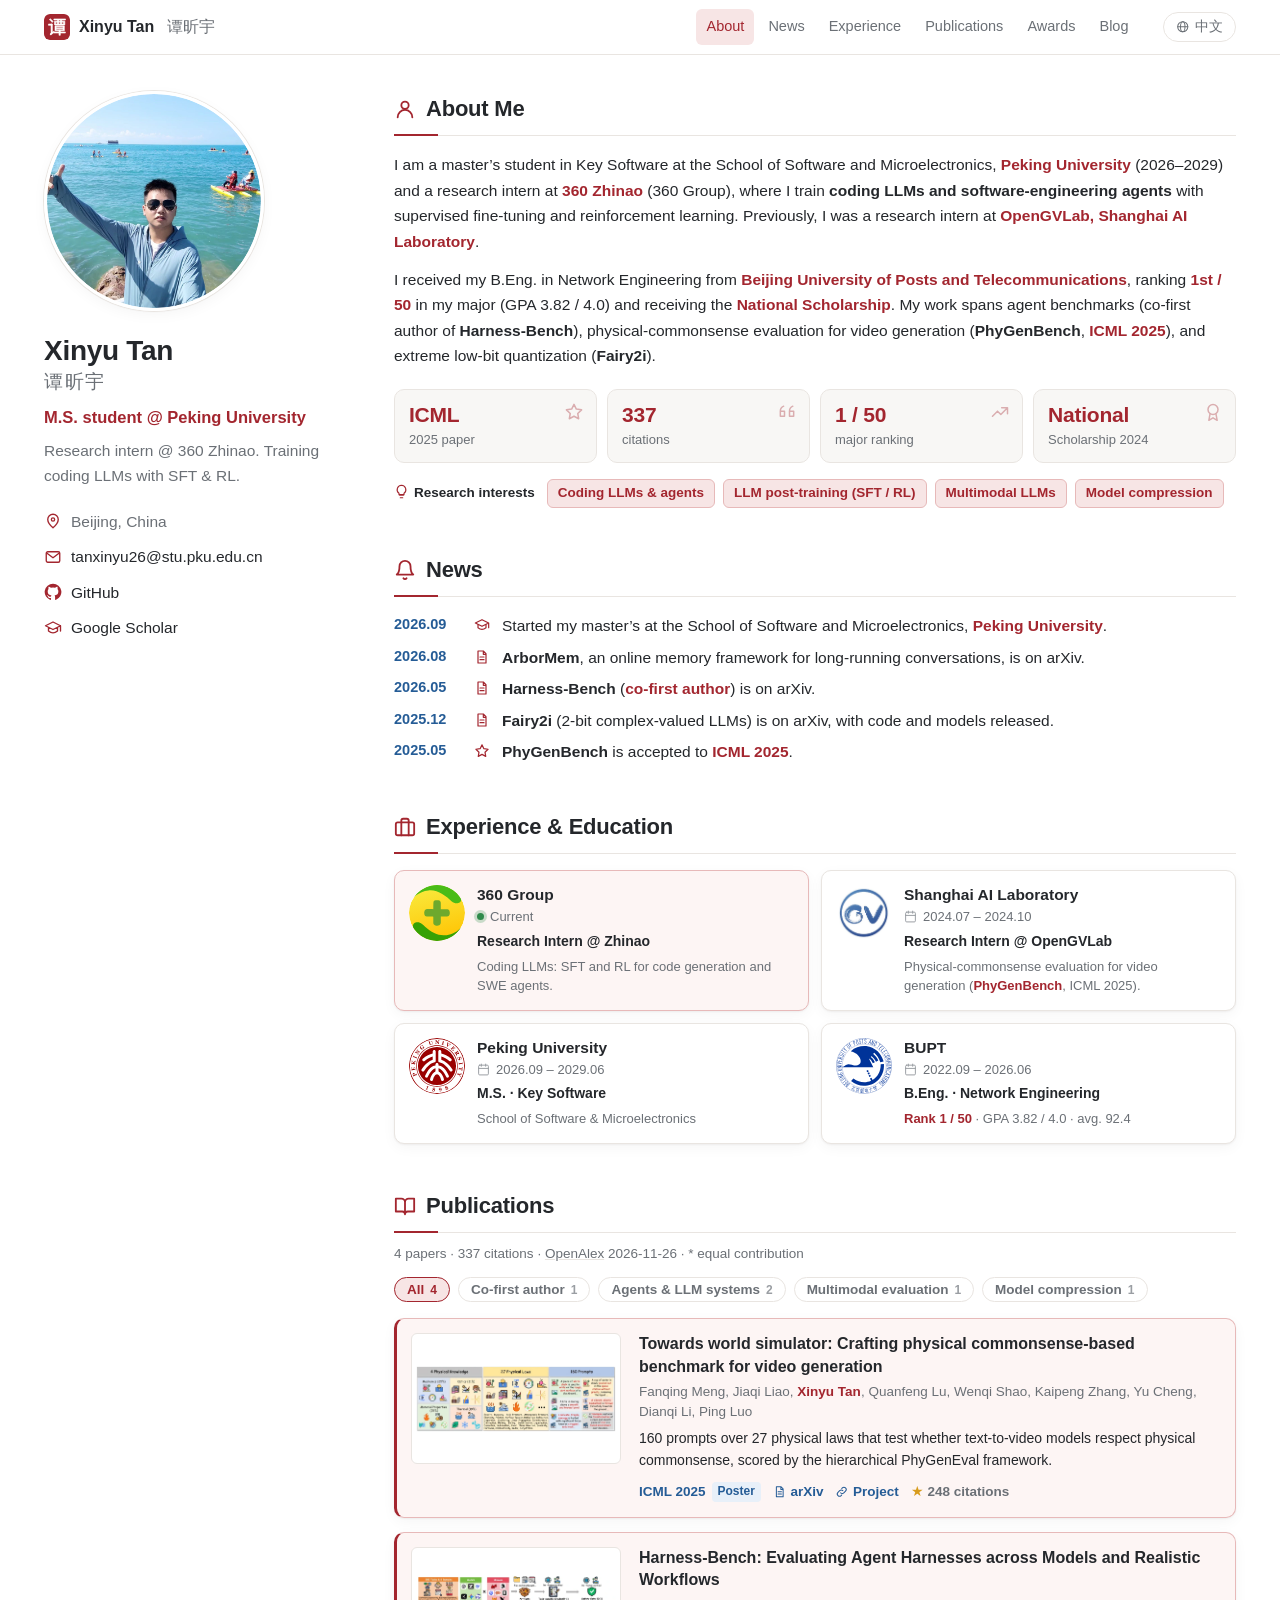
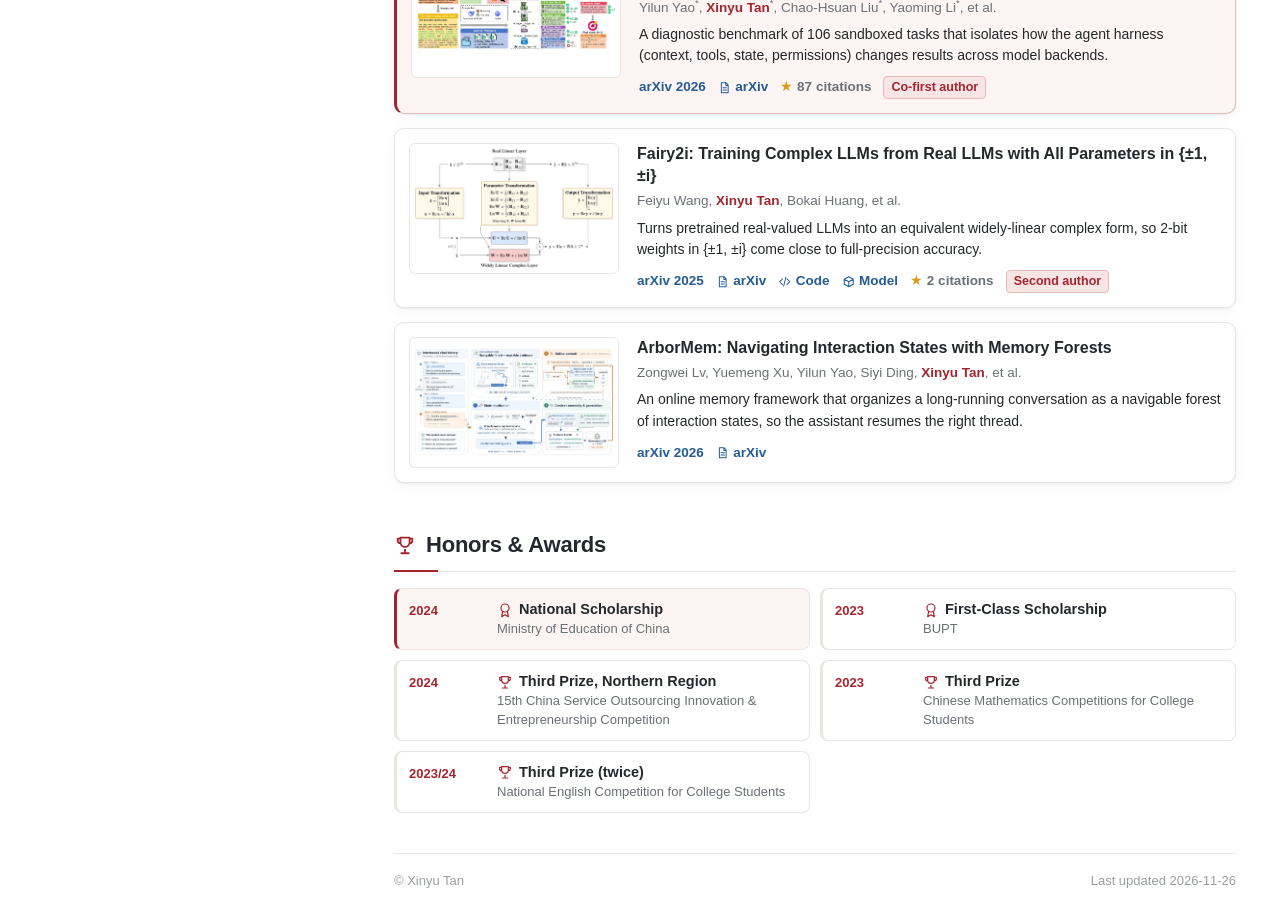
<file: index.html>
<!doctype html>
<html lang="en">
<head>
  <meta charset="utf-8">
  <meta name="viewport" content="width=device-width, initial-scale=1">
  <meta name="theme-color" content="#ffffff" media="(prefers-color-scheme: light)">
  <meta name="theme-color" content="#16181c" media="(prefers-color-scheme: dark)">
  <meta name="description" content="Xinyu Tan (谭昕宇), master's student at Peking University and research intern at 360. Coding LLMs, AI agents, multimodal evaluation and model compression.">
  <title>Xinyu Tan · 谭昕宇</title>
  <link rel="icon" href="assets/favicon-32.png" type="image/png" sizes="32x32">
  <link rel="icon" href="assets/favicon.svg" type="image/svg+xml">
  <link rel="apple-touch-icon" href="assets/apple-touch-icon.png">
  <link rel="stylesheet" href="assets/style.css?v=5b36a86383">
  <script defer src="assets/site.js?v=1d5ba98962"></script>
</head>
<body>
  <a class="skip-link" href="#about"><span class="en">Skip to content</span><span class="zh">跳到正文</span></a>

  <header class="topbar">
    <div class="topbar-inner">
      <a class="brand" href="#about"><img class="brand-mark" src="assets/favicon.svg" alt="" width="26" height="26">Xinyu Tan <span class="brand-zh">谭昕宇</span></a>
      <nav aria-label="Main navigation">
        <a href="#about"><span class="en">About</span><span class="zh">关于</span></a>
        <a href="#news"><span class="en">News</span><span class="zh">动态</span></a>
        <a href="#experience"><span class="en">Experience</span><span class="zh">经历</span></a>
        <a href="#publications"><span class="en">Publications</span><span class="zh">论文</span></a>
        <a href="#awards"><span class="en">Awards</span><span class="zh">荣誉</span></a>
        <!-- blog-nav:start -->
<a href="blog/index.html"><span class="en">Blog</span><span class="zh">博客</span></a>
<!-- blog-nav:end -->
      </nav>
      <button class="locale" id="language" type="button" aria-label="切换到中文"><svg aria-hidden="true"><use href="#globe"/></svg><span class="en">中文</span><span class="zh">EN</span></button>
    </div>
  </header>

  <div class="layout">
    <aside class="profile" aria-label="Profile">
      <img class="avatar" src="assets/xinyu-tan.webp" width="760" height="759" alt="Xinyu Tan by the sea" data-alt-zh="谭昕宇在海边的照片">
      <div class="profile-text">
        <h1>Xinyu Tan <span class="han">谭昕宇</span></h1>
        <p class="affil"><span class="en">M.S. student @ Peking University</span><span class="zh">北京大学 · 硕士研究生</span></p>
        <p class="tagline"><span class="en">Research intern @ 360 Zhinao. Training coding LLMs with SFT &amp; RL.</span><span class="zh">360 智脑研究实习生，用 SFT 与 RL 训练代码大模型。</span></p>
        <ul class="profile-links">
          <li class="muted"><svg aria-hidden="true"><use href="#pin"/></svg><span class="en">Beijing, China</span><span class="zh">中国 · 北京</span></li>
          <li><a href="mailto:tanxinyu26@stu.pku.edu.cn"><svg aria-hidden="true"><use href="#mail"/></svg>tanxinyu26@stu.pku.edu.cn</a></li>
          <li><a href="https://github.com/12345txy"><svg aria-hidden="true"><use href="#github"/></svg>GitHub</a></li>
          <li><a href="https://scholar.google.com/citations?user=gGm2-SwAAAAJ&amp;hl=en"><svg aria-hidden="true"><use href="#cap"/></svg>Google Scholar</a></li>
        </ul>
      </div>
    </aside>

    <main>
      <section id="about" aria-labelledby="about-title">
        <h2 id="about-title"><svg class="hicon" aria-hidden="true"><use href="#i-user"/></svg><span class="en">About Me</span><span class="zh">关于我</span></h2>
        <div class="en prose">
          <p>I am a master’s student in Key Software at the School of Software and Microelectronics, <a class="hl" href="https://www.pku.edu.cn/">Peking University</a> (2026–2029) and a research intern at <span class="hl">360 Zhinao</span> (360 Group), where I train <strong>coding LLMs and software-engineering agents</strong> with supervised fine-tuning and reinforcement learning. Previously, I was a research intern at <span class="hl">OpenGVLab, Shanghai AI Laboratory</span>.</p>
          <p>I received my B.Eng. in Network Engineering from <span class="hl">Beijing University of Posts and Telecommunications</span>, ranking <span class="hl">1st / 50</span> in my major (GPA 3.82 / 4.0) and receiving the <span class="hl">National Scholarship</span>. My work spans agent benchmarks (co-first author of <strong>Harness-Bench</strong>), physical-commonsense evaluation for video generation (<strong>PhyGenBench</strong>, <span class="hl">ICML 2025</span>), and extreme low-bit quantization (<strong>Fairy2i</strong>).</p>
        </div>
        <div class="zh prose">
          <p>我是<a class="hl" href="https://www.pku.edu.cn/">北京大学</a>软件与微电子学院关键软件专业硕士研究生（2026–2029），目前在 <span class="hl">360 集团智脑部门</span>做研究实习，用监督微调（SFT）与强化学习（RL）训练<strong>代码大模型与软件工程智能体</strong>。此前在<span class="hl">上海人工智能实验室 OpenGVLab</span> 做研究实习。</p>
          <p>本科毕业于<span class="hl">北京邮电大学</span>网络工程专业，专业排名 <span class="hl">1 / 50</span>（绩点 3.82 / 4.0），获<span class="hl">国家奖学金</span>。研究工作包括智能体评测（<strong>Harness-Bench</strong>，共同一作）、文生视频物理常识评测（<strong>PhyGenBench</strong>，<span class="hl">ICML 2025</span>）以及极低比特量化（<strong>Fairy2i</strong>）。</p>
        </div>

        <ul class="stats" aria-label="Highlights">
          <li><svg class="sicon" aria-hidden="true"><use href="#i-star"/></svg><b>ICML</b><span class="en">2025 paper</span><span class="zh">2025 论文</span></li>
          <li><svg class="sicon" aria-hidden="true"><use href="#i-quote"/></svg><!-- citation-stat:start -->
<b>337</b><span class="en">citations</span><span class="zh">总被引</span>
<!-- citation-stat:end --></li>
          <li><svg class="sicon" aria-hidden="true"><use href="#i-trend"/></svg><b>1 / 50</b><span class="en">major ranking</span><span class="zh">专业排名</span></li>
          <li><svg class="sicon" aria-hidden="true"><use href="#i-medal"/></svg><b><span class="en">National</span><span class="zh">国家</span></b><span class="en">Scholarship 2024</span><span class="zh">奖学金 2024</span></li>
        </ul>

        <p class="interests"><span class="label"><svg class="licon" aria-hidden="true"><use href="#i-bulb"/></svg><span class="en">Research interests</span><span class="zh">研究方向</span></span>
          <span class="tag"><span class="en">Coding LLMs &amp; agents</span><span class="zh">代码大模型与智能体</span></span>
          <span class="tag"><span class="en">LLM post-training (SFT / RL)</span><span class="zh">大模型后训练（SFT / RL）</span></span>
          <span class="tag"><span class="en">Multimodal LLMs</span><span class="zh">多模态大模型</span></span>
          <span class="tag"><span class="en">Model compression</span><span class="zh">模型压缩</span></span>
        </p>
      </section>

      <section id="news" aria-labelledby="news-title">
        <h2 id="news-title"><svg class="hicon" aria-hidden="true"><use href="#i-bell"/></svg><span class="en">News</span><span class="zh">动态</span></h2>
        <ul class="news">
          <li><time>2026.09</time><svg class="nicon" aria-hidden="true"><use href="#i-cap"/></svg><span class="en">Started my master’s at the School of Software and Microelectronics, <span class="hl">Peking University</span>.</span><span class="zh">进入<span class="hl">北京大学</span>软件与微电子学院攻读硕士学位。</span></li>
          <li><time>2026.08</time><svg class="nicon" aria-hidden="true"><use href="#i-paper"/></svg><span class="en"><strong>ArborMem</strong>, an online memory framework for long-running conversations, is on arXiv.</span><span class="zh"><strong>ArborMem</strong>（面向长期对话的在线记忆框架）发布于 arXiv。</span></li>
          <li><time>2026.05</time><svg class="nicon" aria-hidden="true"><use href="#i-paper"/></svg><span class="en"><strong>Harness-Bench</strong> (<span class="hl">co-first author</span>) is on arXiv.</span><span class="zh"><strong>Harness-Bench</strong>（<span class="hl">共同一作</span>）发布于 arXiv。</span></li>
          <li><time>2025.12</time><svg class="nicon" aria-hidden="true"><use href="#i-paper"/></svg><span class="en"><strong>Fairy2i</strong> (2-bit complex-valued LLMs) is on arXiv, with code and models released.</span><span class="zh"><strong>Fairy2i</strong>（2-bit 复数大模型）发布于 arXiv，代码与模型已开源。</span></li>
          <li><time>2025.05</time><svg class="nicon" aria-hidden="true"><use href="#i-star"/></svg><span class="en"><strong>PhyGenBench</strong> is accepted to <span class="hl">ICML 2025</span>.</span><span class="zh"><strong>PhyGenBench</strong> 被 <span class="hl">ICML 2025</span> 接收。</span></li>
        </ul>
      </section>

      <section id="experience" aria-labelledby="exp-title">
        <h2 id="exp-title"><svg class="hicon" aria-hidden="true"><use href="#i-briefcase"/></svg><span class="en">Experience &amp; Education</span><span class="zh">实习与教育</span></h2>
        <div class="exp-grid">
          <article class="exp current">
            <img class="logo" src="assets/logos/360.svg" alt="" width="56" height="56">
            <div>
              <h3><span class="en">360 Group</span><span class="zh">360 集团</span></h3>
              <p class="when"><span class="live" aria-hidden="true"></span><span class="en">Current</span><span class="zh">至今</span></p>
              <p class="what"><span class="en">Research Intern @ Zhinao</span><span class="zh">研究实习生 · 智脑部门</span></p>
              <p class="note"><span class="en">Coding LLMs: SFT and RL for code generation and SWE agents.</span><span class="zh">代码大模型：面向代码生成与软件工程智能体的 SFT / RL。</span></p>
            </div>
          </article>
          <article class="exp">
            <img class="logo" src="assets/logos/opengvlab.jpg" alt="" width="56" height="56">
            <div>
              <h3><span class="en">Shanghai AI Laboratory</span><span class="zh">上海人工智能实验室</span></h3>
              <p class="when"><svg class="dicon" aria-hidden="true"><use href="#i-calendar"/></svg>2024.07 – 2024.10</p>
              <p class="what"><span class="en">Research Intern @ OpenGVLab</span><span class="zh">研究实习生 · OpenGVLab</span></p>
              <p class="note"><span class="en">Physical-commonsense evaluation for video generation (<span class="hl">PhyGenBench</span>, ICML 2025).</span><span class="zh">文生视频物理常识评测（<span class="hl">PhyGenBench</span>，ICML 2025）。</span></p>
            </div>
          </article>
          <article class="exp">
            <img class="logo" src="assets/logos/pku.svg" alt="" width="56" height="56">
            <div>
              <h3><span class="en">Peking University</span><span class="zh">北京大学</span></h3>
              <p class="when"><svg class="dicon" aria-hidden="true"><use href="#i-calendar"/></svg>2026.09 – 2029.06</p>
              <p class="what"><span class="en">M.S. · Key Software</span><span class="zh">硕士 · 关键软件</span></p>
              <p class="note"><span class="en">School of Software &amp; Microelectronics</span><span class="zh">软件与微电子学院</span></p>
            </div>
          </article>
          <article class="exp">
            <img class="logo" src="assets/logos/bupt.svg" alt="" width="56" height="56">
            <div>
              <h3><span class="en">BUPT</span><span class="zh">北京邮电大学</span></h3>
              <p class="when"><svg class="dicon" aria-hidden="true"><use href="#i-calendar"/></svg>2022.09 – 2026.06</p>
              <p class="what"><span class="en">B.Eng. · Network Engineering</span><span class="zh">本科 · 网络工程</span></p>
              <p class="note"><span class="en"><span class="hl">Rank 1 / 50</span> · GPA 3.82 / 4.0 · avg. 92.4</span><span class="zh"><span class="hl">排名 1 / 50</span> · 绩点 3.82 / 4.0 · 均分 92.4</span></p>
            </div>
          </article>
        </div>
      </section>

      <section id="publications" aria-labelledby="pub-title">
        <h2 id="pub-title"><svg class="hicon" aria-hidden="true"><use href="#i-book"/></svg><span class="en">Publications</span><span class="zh">论文</span></h2>
        <!-- citation-summary:start -->
<p class="source-note"><span class="en">4 papers</span><span class="zh">4 篇论文</span> · <span class="en">337 citations</span><span class="zh">总被引 337 次</span> · <a href="https://openalex.org/">OpenAlex</a> 2026-11-26 · <span class="en">* equal contribution</span><span class="zh">* 共同一作</span></p>
<!-- citation-summary:end -->
        <div class="filters" role="group" aria-label="Filter publications">
          <!-- filters:start -->
<button type="button" data-filter="all" aria-pressed="true"><span class="en">All</span><span class="zh">全部</span><span class="count">4</span></button>
<button type="button" data-filter="cofirst" aria-pressed="false"><span class="en">Co-first author</span><span class="zh">共同一作</span><span class="count">1</span></button>
<button type="button" data-filter="agents" aria-pressed="false"><span class="en">Agents &amp; LLM systems</span><span class="zh">智能体与 LLM 系统</span><span class="count">2</span></button>
<button type="button" data-filter="multimodal" aria-pressed="false"><span class="en">Multimodal evaluation</span><span class="zh">多模态评测</span><span class="count">1</span></button>
<button type="button" data-filter="compression" aria-pressed="false"><span class="en">Model compression</span><span class="zh">模型压缩</span><span class="count">1</span></button>
<!-- filters:end -->
        </div>
        <div class="paper-list" id="paper-list">
          <!-- publications:start -->
<article class="paper featured" data-tags="multimodal">
  <a class="thumb" href="https://arxiv.org/abs/2410.05363" aria-label="Towards world simulator: Crafting physical commonsense-based benchmark for video generation"><img src="assets/phygenbench.webp" loading="lazy" alt=""></a>
  <div class="paper-body">
    <h3><a href="https://arxiv.org/abs/2410.05363">Towards world simulator: Crafting physical commonsense-based benchmark for video generation</a></h3>
    <p class="authors">Fanqing Meng, Jiaqi Liao, <b class="me">Xinyu Tan</b>, Quanfeng Lu, Wenqi Shao, Kaipeng Zhang, Yu Cheng, Dianqi Li, Ping Luo</p>
    <p class="summary"><span class="en">160 prompts over 27 physical laws that test whether text-to-video models respect physical commonsense, scored by the hierarchical PhyGenEval framework.</span><span class="zh">覆盖 4 大领域、27 条物理定律的 160 条提示词，评测文生视频模型是否符合物理常识，并配套三级层次化评估框架 PhyGenEval。</span></p>
    <p class="paper-foot"><span class="venue">ICML 2025</span><span class="venue-note"><span class="en">Poster</span><span class="zh">Poster</span></span><a class="pl" href="https://arxiv.org/abs/2410.05363"><svg aria-hidden="true"><use href="#paper"/></svg>arXiv</a><a class="pl" href="https://phygenbench123.github.io/"><svg aria-hidden="true"><use href="#link"/></svg>Project</a><a class="cites" href="https://openalex.org/W4403346161" title="OpenAlex · 2026-11-26"><span class="en">248 citations</span><span class="zh">被引 248</span></a></p>
  </div>
</article>
<article class="paper featured" data-tags="agents cofirst">
  <a class="thumb" href="https://arxiv.org/abs/2605.27922" aria-label="Harness-Bench: Evaluating Agent Harnesses across Models and Realistic Workflows"><img src="assets/harness-bench.webp" loading="lazy" alt=""></a>
  <div class="paper-body">
    <h3><a href="https://arxiv.org/abs/2605.27922">Harness-Bench: Evaluating Agent Harnesses across Models and Realistic Workflows</a></h3>
    <p class="authors">Yilun Yao<sup>*</sup>, <b class="me">Xinyu Tan</b><sup>*</sup>, Chao-Hsuan Liu<sup>*</sup>, Yaoming Li<sup>*</sup>, et al.</p>
    <p class="summary"><span class="en">A diagnostic benchmark of 106 sandboxed tasks that isolates how the agent harness (context, tools, state, permissions) changes results across model backends.</span><span class="zh">包含 106 个沙箱离线任务的诊断型基准，在多种模型后端下单独衡量智能体 harness（上下文、工具、状态、权限）对结果的影响。</span></p>
    <p class="paper-foot"><span class="venue">arXiv 2026</span><a class="pl" href="https://arxiv.org/abs/2605.27922"><svg aria-hidden="true"><use href="#paper"/></svg>arXiv</a><a class="cites" href="https://openalex.org/W7162690279" title="OpenAlex · 2026-11-26"><span class="en">87 citations</span><span class="zh">被引 87</span></a><span class="role"><span class="en">Co-first author</span><span class="zh">共同一作</span></span></p>
  </div>
</article>
<article class="paper" data-tags="compression">
  <a class="thumb" href="https://arxiv.org/abs/2512.02901" aria-label="Fairy2i: Training Complex LLMs from Real LLMs with All Parameters in {±1, ±i}"><img src="assets/fairy2i.webp" loading="lazy" alt=""></a>
  <div class="paper-body">
    <h3><a href="https://arxiv.org/abs/2512.02901">Fairy2i: Training Complex LLMs from Real LLMs with All Parameters in {±1, ±i}</a></h3>
    <p class="authors">Feiyu Wang, <b class="me">Xinyu Tan</b>, Bokai Huang, et al.</p>
    <p class="summary"><span class="en">Turns pretrained real-valued LLMs into an equivalent widely-linear complex form, so 2-bit weights in {±1, ±i} come close to full-precision accuracy.</span><span class="zh">把预训练实数 LLM 无损转换为广义线性复数形式，配合相位感知量化与残差递归量化，使 {±1, ±i} 的 2-bit 模型逼近全精度效果。</span></p>
    <p class="paper-foot"><span class="venue">arXiv 2025</span><a class="pl" href="https://arxiv.org/abs/2512.02901"><svg aria-hidden="true"><use href="#paper"/></svg>arXiv</a><a class="pl" href="https://github.com/PKULab1806/Fairy2i-W2"><svg aria-hidden="true"><use href="#code"/></svg>Code</a><a class="pl" href="https://huggingface.co/PKU-DS-LAB/Fairy2i-W2"><svg aria-hidden="true"><use href="#cube"/></svg>Model</a><a class="cites" href="https://openalex.org/W4417010769" title="OpenAlex · 2026-11-26"><span class="en">2 citations</span><span class="zh">被引 2</span></a><span class="role"><span class="en">Second author</span><span class="zh">第二作者</span></span></p>
  </div>
</article>
<article class="paper" data-tags="agents">
  <a class="thumb" href="https://arxiv.org/abs/2608.17534" aria-label="ArborMem: Navigating Interaction States with Memory Forests"><img src="assets/arbormem.webp" loading="lazy" alt=""></a>
  <div class="paper-body">
    <h3><a href="https://arxiv.org/abs/2608.17534">ArborMem: Navigating Interaction States with Memory Forests</a></h3>
    <p class="authors">Zongwei Lv, Yuemeng Xu, Yilun Yao, Siyi Ding, <b class="me">Xinyu Tan</b>, et al.</p>
    <p class="summary"><span class="en">An online memory framework that organizes a long-running conversation as a navigable forest of interaction states, so the assistant resumes the right thread.</span><span class="zh">在线记忆框架，把长期对话组织成可导航的“交互状态森林”，让助手准确接续被打断的任务线程。</span></p>
    <p class="paper-foot"><span class="venue">arXiv 2026</span><a class="pl" href="https://arxiv.org/abs/2608.17534"><svg aria-hidden="true"><use href="#paper"/></svg>arXiv</a></p>
  </div>
</article>
<!-- publications:end -->
        </div>
      </section>

      <section id="awards" aria-labelledby="awards-title">
        <h2 id="awards-title"><svg class="hicon" aria-hidden="true"><use href="#i-trophy"/></svg><span class="en">Honors &amp; Awards</span><span class="zh">荣誉奖项</span></h2>
        <ul class="awards">
          <li class="top"><time>2024</time><div><b><svg class="aicon" aria-hidden="true"><use href="#i-medal"/></svg><span class="en">National Scholarship</span><span class="zh">国家奖学金</span></b><span class="en">Ministry of Education of China</span><span class="zh">中华人民共和国教育部</span></div></li>
          <li><time>2023</time><div><b><svg class="aicon" aria-hidden="true"><use href="#i-medal"/></svg><span class="en">First-Class Scholarship</span><span class="zh">一等奖学金</span></b><span class="en">BUPT</span><span class="zh">北京邮电大学</span></div></li>
          <li><time>2024</time><div><b><svg class="aicon" aria-hidden="true"><use href="#i-trophy"/></svg><span class="en">Third Prize, Northern Region</span><span class="zh">北部赛区三等奖</span></b><span class="en">15th China Service Outsourcing Innovation &amp; Entrepreneurship Competition</span><span class="zh">第十五届中国大学生服务外包创新创业大赛</span></div></li>
          <li><time>2023</time><div><b><svg class="aicon" aria-hidden="true"><use href="#i-trophy"/></svg><span class="en">Third Prize</span><span class="zh">三等奖</span></b><span class="en">Chinese Mathematics Competitions for College Students</span><span class="zh">全国大学生数学竞赛</span></div></li>
          <li><time>2023/24</time><div><b><svg class="aicon" aria-hidden="true"><use href="#i-trophy"/></svg><span class="en">Third Prize (twice)</span><span class="zh">三等奖（两次）</span></b><span class="en">National English Competition for College Students</span><span class="zh">全国大学生英语竞赛</span></div></li>
        </ul>
      </section>

      <footer>
        <span>© Xinyu Tan</span>
        <span><span class="en">Last updated</span><span class="zh">最后更新</span> <!-- updated:start -->
2026-11-26
<!-- updated:end --></span>
      </footer>
    </main>
  </div>

  <svg class="symbols" xmlns="http://www.w3.org/2000/svg" aria-hidden="true">
    <symbol id="globe" viewBox="0 0 24 24"><circle cx="12" cy="12" r="9"/><ellipse cx="12" cy="12" rx="4" ry="9"/><path d="M3 12h18"/></symbol>
    <symbol id="mail" viewBox="0 0 24 24"><rect x="3" y="5" width="18" height="14" rx="2"/><path d="m4 7 8 6 8-6"/></symbol>
    <symbol id="pin" viewBox="0 0 24 24"><path d="M19 10c0 5-7 11-7 11S5 15 5 10a7 7 0 0 1 14 0Z"/><circle cx="12" cy="10" r="2.2"/></symbol>
    <symbol id="cap" viewBox="0 0 24 24"><path d="m2 9 10-5 10 5-10 5-10-5Zm4 2.5V16q6 5 12 0v-4.5M22 9v7"/></symbol>
    <symbol id="github" viewBox="0 0 24 24"><path stroke="none" fill="currentColor" d="M12 .9a11.1 11.1 0 0 0-3.5 21.64c.55.1.76-.24.76-.54v-2.09c-3.1.68-3.76-1.32-3.76-1.32-.51-1.28-1.24-1.62-1.24-1.62-1.02-.69.08-.68.08-.68 1.12.08 1.71 1.15 1.71 1.15 1 1.69 2.62.77 3.26.59.1-.72.39-1.21.71-1.49-2.47-.28-5.08-1.23-5.08-5.49 0-1.21.43-2.2 1.14-2.97-.11-.28-.49-1.4.11-2.92 0 0 .94-.3 3.06 1.14a10.62 10.62 0 0 1 5.58 0c2.12-1.44 3.05-1.14 3.05-1.14.61 1.52.23 2.64.12 2.92.71.77 1.14 1.76 1.14 2.97 0 4.27-2.61 5.2-5.1 5.48.4.35.76 1.02.76 2.06V22c0 .3.2.65.77.54A11.1 11.1 0 0 0 12 .9Z"/></symbol>
    <symbol id="paper" viewBox="0 0 24 24"><path d="M6 3h8l4 4v14H6zM14 3v5h4M9 12h6m-6 4h6"/></symbol>
    <symbol id="code" viewBox="0 0 24 24"><path d="m8 7-5 5 5 5m8-10 5 5-5 5M14 4l-4 16"/></symbol>
    <symbol id="cube" viewBox="0 0 24 24"><path d="m12 3 8 4.5v9L12 21l-8-4.5v-9L12 3Zm0 9 8-4.5M12 12v9m0-9L4 7.5"/></symbol>
    <symbol id="link" viewBox="0 0 24 24"><path d="M10 14a4 4 0 0 0 5.7 0l3-3a4 4 0 0 0-5.7-5.7l-1 1M14 10a4 4 0 0 0-5.7 0l-3 3a4 4 0 0 0 5.7 5.7l1-1"/></symbol>
    <symbol id="i-user" viewBox="0 0 24 24"><circle cx="12" cy="8" r="4"/><path d="M4 21a8 8 0 0 1 16 0"/></symbol>
    <symbol id="i-bell" viewBox="0 0 24 24"><path d="M6 8a6 6 0 0 1 12 0c0 7 3 9 3 9H3s3-2 3-9"/><path d="M10.3 21a1.94 1.94 0 0 0 3.4 0"/></symbol>
    <symbol id="i-briefcase" viewBox="0 0 24 24"><rect x="2" y="7" width="20" height="14" rx="2"/><path d="M16 21V5a2 2 0 0 0-2-2h-4a2 2 0 0 0-2 2v16"/></symbol>
    <symbol id="i-book" viewBox="0 0 24 24"><path d="M2 4h6a4 4 0 0 1 4 4v13a3 3 0 0 0-3-3H2zM22 4h-6a4 4 0 0 0-4 4v13a3 3 0 0 1 3-3h7z"/></symbol>
    <symbol id="i-trophy" viewBox="0 0 24 24"><path d="M8 21h8M12 17v4M7 4h10v5a5 5 0 0 1-10 0zM17 5h3v2a3 3 0 0 1-3 3M7 5H4v2a3 3 0 0 0 3 3"/></symbol>
    <symbol id="i-medal" viewBox="0 0 24 24"><circle cx="12" cy="9" r="6"/><path d="m8.5 14 -1.5 8 5-3 5 3-1.5-8"/></symbol>
    <symbol id="i-star" viewBox="0 0 24 24"><path d="m12 2.8 2.8 5.7 6.3.9-4.6 4.4 1.1 6.3L12 17.1l-5.6 3 1.1-6.3L2.9 9.4l6.3-.9z"/></symbol>
    <symbol id="i-quote" viewBox="0 0 24 24"><path d="M4 11h5v6H4v-6c0-3 1.5-5 4-6M15 11h5v6h-5v-6c0-3 1.5-5 4-6"/></symbol>
    <symbol id="i-trend" viewBox="0 0 24 24"><path d="m3 17 6-6 4 4 8-8M14 7h7v7"/></symbol>
    <symbol id="i-bulb" viewBox="0 0 24 24"><path d="M9 18h6M10 22h4M12 2a7 7 0 0 0-4 12.7V17h8v-2.3A7 7 0 0 0 12 2z"/></symbol>
    <symbol id="i-calendar" viewBox="0 0 24 24"><rect x="3" y="4" width="18" height="18" rx="2"/><path d="M16 2v4M8 2v4M3 10h18"/></symbol>
    <symbol id="i-cap" viewBox="0 0 24 24"><path d="m2 9 10-5 10 5-10 5-10-5Zm4 2.5V16q6 5 12 0v-4.5M22 9v7"/></symbol>
    <symbol id="i-paper" viewBox="0 0 24 24"><path d="M6 3h8l4 4v14H6zM14 3v5h4M9 12h6m-6 4h6"/></symbol>
    <symbol id="i-pen" viewBox="0 0 24 24"><path d="M12 20h9M16.5 3.5a2.1 2.1 0 0 1 3 3L7 19l-4 1 1-4z"/></symbol>
  </svg>
</body>
</html>
</file>
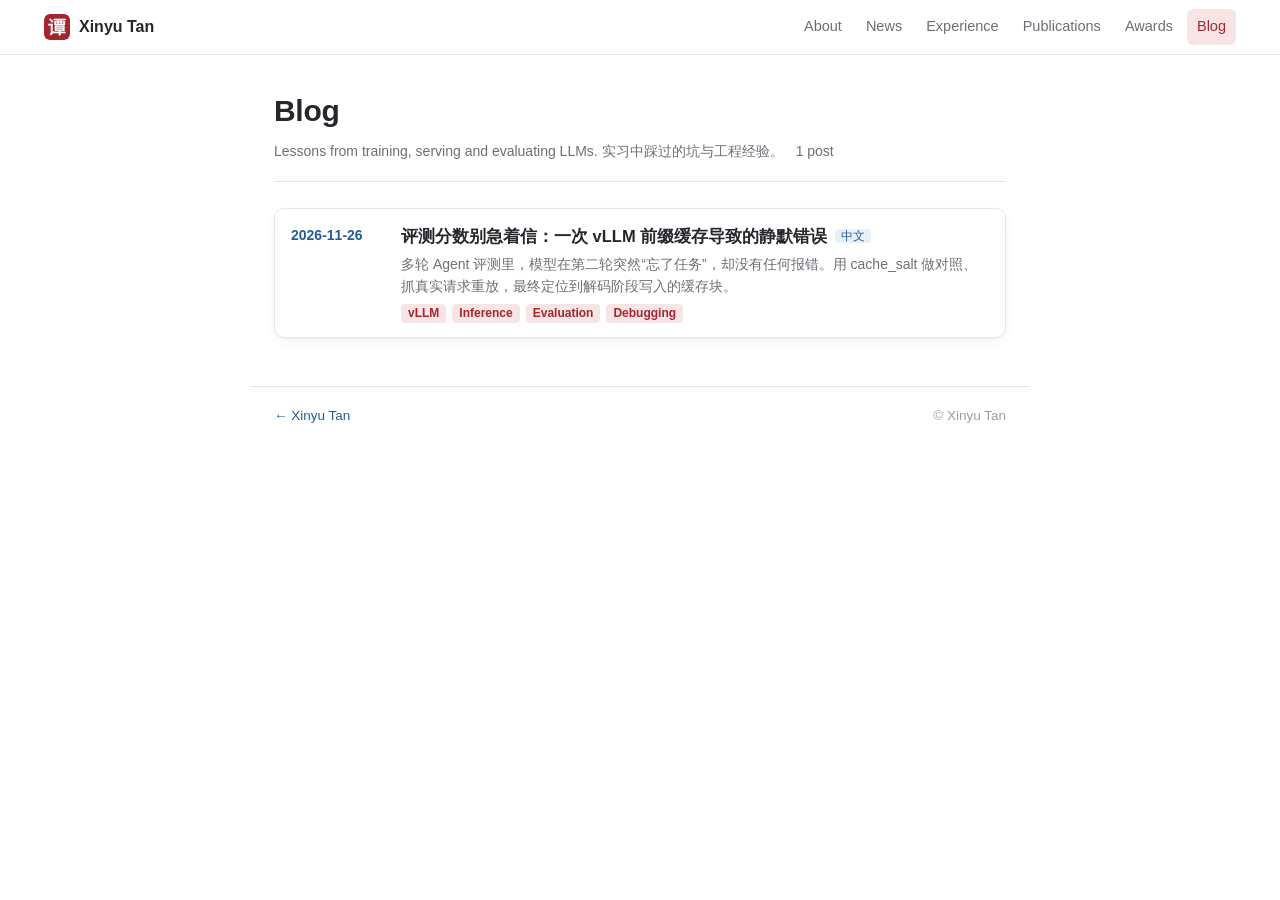
<file: blog/index.html>
<!doctype html>
<html lang="en">
<head>
  <meta charset="utf-8">
  <meta name="viewport" content="width=device-width, initial-scale=1">
  <meta name="description" content="Blog posts by Xinyu Tan.">
  <title>Blog · Xinyu Tan</title>
  <link rel="icon" href="../assets/favicon-32.png" type="image/png" sizes="32x32">
  <link rel="icon" href="../assets/favicon.svg" type="image/svg+xml">
  <link rel="apple-touch-icon" href="../assets/apple-touch-icon.png">
  <link rel="stylesheet" href="../assets/style.css?v=5b36a86383">
</head>
<body class="note-page">
  <header class="topbar">
    <div class="topbar-inner">
      <a class="brand" href="../index.html"><img class="brand-mark" src="../assets/favicon.svg" alt="" width="26" height="26">Xinyu Tan</a>
      <nav aria-label="Main navigation">
        <a href="../index.html#about">About</a>
        <a href="../index.html#news">News</a>
        <a href="../index.html#experience">Experience</a>
        <a href="../index.html#publications">Publications</a>
        <a href="../index.html#awards">Awards</a>
        <a href="../blog/index.html" aria-current="page">Blog</a>
      </nav>
    </div>
  </header>
  <main class="article">
    <h1>Blog</h1>
    <p class="article-meta">Lessons from training, serving and evaluating LLMs. 实习中踩过的坑与工程经验。<span>1 post</span></p>
    <ul class="notes-list">
<li><time>2026-11-26</time><div><a class="note-title" href="vllm-prefix-cache-silent-bug.html">评测分数别急着信：一次 vLLM 前缀缓存导致的静默错误</a><span class="note-lang">中文</span><p class="note-summary">多轮 Agent 评测里，模型在第二轮突然“忘了任务”，却没有任何报错。用 cache_salt 做对照、抓真实请求重放，最终定位到解码阶段写入的缓存块。</p><p class="note-tags"><span class="note-tag">vLLM</span><span class="note-tag">Inference</span><span class="note-tag">Evaluation</span><span class="note-tag">Debugging</span></p></div></li>
    </ul>
  </main>
  <footer class="note-footer"><a href="../index.html">← Xinyu Tan</a><span>© Xinyu Tan</span></footer>
</body>
</html>
</file>
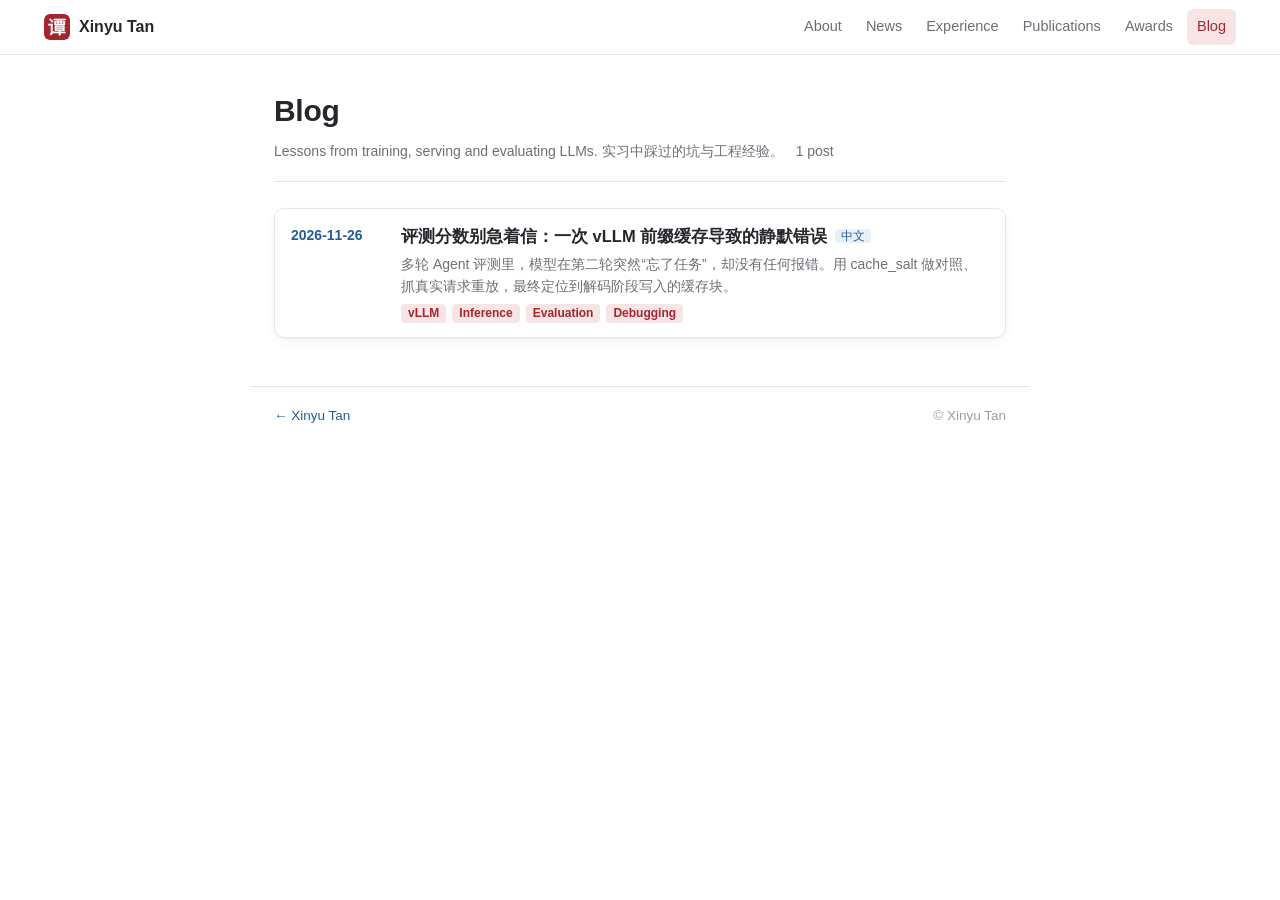
<file: notes/index.html>
<!doctype html>
<html lang="en">
<head>
  <meta charset="utf-8">
  <title>Moved</title>
  <link rel="canonical" href="../blog/index.html">
  <meta name="robots" content="noindex">
  <meta http-equiv="refresh" content="0; url=../blog/index.html">
  <script>location.replace("../blog/index.html" + location.hash)</script>
</head>
<body><p>This page moved to <a href="../blog/index.html">../blog/index.html</a>.</p></body>
</html>
</file>
<file: assets/style.css>
/* Xinyu Tan homepage — sidebar profile + dense, highlight-first content. */

:root {
  --bg: #ffffff;
  --surface: #f8f7f5;
  --surface-2: #fdf5f4;
  --line: #e9e5e1;
  --text: #24272b;
  --muted: #6b7076;
  --faint: #9a9ea3;
  --accent: #a3262f;          /* highlight red (PKU-ish) */
  --accent-soft: #f7e5e5;
  --accent-line: #e7b9b9;
  --venue: #255c96;           /* venue / links blue */
  --venue-soft: #e8f0f9;
  --ok: #2f8a4a;
  --shadow: 0 1px 2px rgba(30, 20, 20, .05), 0 4px 14px rgba(30, 20, 20, .04);
  --radius: 10px;
  --font: -apple-system, BlinkMacSystemFont, "Segoe UI", "Helvetica Neue", Arial, "PingFang SC", "Hiragino Sans GB", "Microsoft YaHei", "Noto Sans CJK SC", sans-serif;
  color-scheme: light;
}

@media (prefers-color-scheme: dark) {
  :root {
    --bg: #16181c;
    --surface: #1e2126;
    --surface-2: #2a1f22;
    --line: #2f333a;
    --text: #e6e7e9;
    --muted: #a3a8ae;
    --faint: #7c8187;
    --accent: #f08a8f;
    --accent-soft: #3a2427;
    --accent-line: #6b3a3f;
    --venue: #8ab8ec;
    --venue-soft: #1f2b3a;
    --ok: #5fc47c;
    --shadow: none;
    color-scheme: dark;
  }
}

* { box-sizing: border-box; }
html { scroll-behavior: smooth; scroll-padding-top: 64px; -webkit-text-size-adjust: 100%; }
body {
  margin: 0;
  background: var(--bg);
  color: var(--text);
  font: 15.5px/1.65 var(--font);
}
a { color: var(--venue); text-decoration: none; }
a:hover { text-decoration: underline; text-underline-offset: 2px; }
img { max-width: 100%; display: block; }
svg { width: 1em; height: 1em; fill: none; stroke: currentColor; stroke-width: 1.8; stroke-linecap: round; stroke-linejoin: round; flex: none; }
.symbols { display: none; }
h1, h2, h3, p { margin: 0; }

/* bilingual switch */
html[lang="zh-CN"] .en, html:not([lang="zh-CN"]) .zh { display: none !important; }

.skip-link { position: absolute; left: -999px; top: 8px; background: var(--text); color: var(--bg); padding: 6px 12px; border-radius: 6px; z-index: 50; }
.skip-link:focus { left: 12px; }

/* ---------- top bar ---------- */
.topbar {
  position: sticky; top: 0; z-index: 20;
  background: color-mix(in srgb, var(--bg) 88%, transparent);
  backdrop-filter: saturate(160%) blur(10px);
  border-bottom: 1px solid var(--line);
}
.topbar-inner {
  max-width: 1240px; margin: 0 auto; padding: 0 24px;
  height: 54px; display: flex; align-items: center; gap: 24px;
}
.brand { display: inline-flex; align-items: center; gap: 9px; font-weight: 700; color: var(--text); font-size: 16px; white-space: nowrap; }
.brand-mark { width: 26px; height: 26px; border-radius: 6px; }
.brand:hover { text-decoration: none; color: var(--accent); }
.brand-zh { color: var(--muted); font-weight: 500; margin-left: 4px; }
nav { display: flex; gap: 4px; margin-left: auto; overflow-x: auto; scrollbar-width: none; }
nav::-webkit-scrollbar { display: none; }
nav a {
  color: var(--muted); font-size: 14.5px; font-weight: 500;
  padding: 6px 10px; border-radius: 6px; white-space: nowrap;
}
nav a:hover { color: var(--text); background: var(--surface); text-decoration: none; }
nav a[aria-current] { color: var(--accent); background: var(--accent-soft); }
.locale {
  display: inline-flex; align-items: center; gap: 6px;
  font: 500 13.5px var(--font); color: var(--muted);
  background: none; border: 1px solid var(--line); border-radius: 999px;
  padding: 5px 12px; cursor: pointer;
}
.locale:hover { color: var(--text); border-color: var(--muted); }

/* ---------- layout ---------- */
.layout {
  max-width: 1240px; margin: 0 auto; padding: 36px 24px 0;
  display: grid; grid-template-columns: 290px minmax(0, 1fr); gap: 60px;
}

/* ---------- profile sidebar ---------- */
.profile { position: sticky; top: 86px; align-self: start; }
.avatar {
  width: 220px; height: 220px; border-radius: 50%; object-fit: cover; object-position: 50% 40%;
  border: 3px solid var(--bg); box-shadow: 0 0 0 1px var(--line), var(--shadow);
}
.profile h1 { font-size: 28px; line-height: 1.25; margin-top: 22px; letter-spacing: -.01em; }
.profile h1 .han { display: block; font-size: 19px; font-weight: 500; color: var(--muted); letter-spacing: .08em; margin-top: 2px; }
.affil { margin-top: 10px; font-weight: 650; color: var(--accent); font-size: 16.5px; }
.tagline { margin-top: 8px; color: var(--muted); font-size: 15.5px; line-height: 1.6; }
.profile-links { list-style: none; padding: 0; margin: 20px 0 0; display: grid; gap: 10px; font-size: 15.5px; }
.profile-links li { display: flex; align-items: center; gap: 9px; min-width: 0; }
.profile-links a { display: inline-flex; align-items: center; gap: 9px; color: var(--text); min-width: 0; overflow-wrap: anywhere; }
.profile-links a:hover { color: var(--venue); }
.profile-links svg { color: var(--accent); font-size: 18px; }
.profile-links .muted { color: var(--muted); }

/* ---------- sections ---------- */
main { min-width: 0; }
section { padding-bottom: 40px; }
section + section { padding-top: 4px; }
h2 {
  display: flex; align-items: center; gap: 10px;
  font-size: 22px; font-weight: 700; letter-spacing: -.01em;
  padding-bottom: 8px; margin-bottom: 16px; border-bottom: 1px solid var(--line);
  position: relative;
}
h2::after { content: ""; position: absolute; left: 0; bottom: -1px; width: 44px; height: 2px; background: var(--accent); }

.prose p + p { margin-top: 12px; }
.prose strong { font-weight: 650; }
.hl { color: var(--accent); font-weight: 650; }
a.hl:hover { color: var(--accent); }

/* highlight stats */
.stats { list-style: none; padding: 0; margin: 20px 0 0; display: grid; grid-template-columns: repeat(4, minmax(0, 1fr)); gap: 10px; }
.stats li {
  position: relative;
  background: var(--surface); border: 1px solid var(--line); border-radius: var(--radius);
  padding: 12px 14px; display: flex; flex-direction: column; gap: 1px;
  font-size: 13px; color: var(--muted);
}
.stats b { font-size: 21px; line-height: 1.25; color: var(--accent); font-weight: 750; letter-spacing: -.01em; }

.interests { margin-top: 16px; display: flex; flex-wrap: wrap; align-items: center; gap: 8px; font-size: 13.5px; }
.interests .label { font-weight: 650; margin-right: 4px; }
.tag {
  color: var(--accent); background: var(--accent-soft); border: 1px solid var(--accent-line);
  border-radius: 6px; padding: 2px 10px; font-weight: 550;
}

/* icons */
.hicon { width: 22px; height: 22px; color: var(--accent); stroke-width: 2; }
.sicon { position: absolute; top: 12px; right: 12px; width: 20px; height: 20px; color: var(--accent); opacity: .35; }
.licon { width: 15px; height: 15px; color: var(--accent); margin-right: 5px; vertical-align: -2px; }
.dicon { width: 13px; height: 13px; color: var(--faint); }
.nicon { width: 16px; height: 16px; color: var(--accent); margin-top: 4px; }
.aicon { width: 16px; height: 16px; color: var(--accent); flex: none; }
.awards b { display: flex; align-items: center; gap: 6px; }

/* news */
.news { list-style: none; margin: 0; padding: 0; display: grid; gap: 6px; }
.news li { display: grid; grid-template-columns: 70px 18px minmax(0, 1fr); gap: 10px; align-items: start; }
.news time { font-variant-numeric: tabular-nums; color: var(--venue); font-weight: 650; font-size: 14.5px; }

/* experience */
.exp-grid { display: grid; grid-template-columns: repeat(2, minmax(0, 1fr)); gap: 12px; }
.exp {
  display: flex; gap: 12px; align-items: flex-start;
  border: 1px solid var(--line); border-radius: var(--radius); padding: 14px;
  background: var(--bg); box-shadow: var(--shadow);
}
.exp.current { background: var(--surface-2); border-color: var(--accent-line); }
.mono {
  flex: none; width: 44px; height: 44px; border-radius: 50%;
  display: grid; place-items: center; color: #fff; font-weight: 750; font-size: 12.5px; letter-spacing: .02em;
}
.logo {
  flex: none; width: 56px; height: 56px; object-fit: contain;
  border-radius: 50%; background: #fff;
}
.exp h3 { font-size: 15.5px; line-height: 1.35; }
.exp .when { font-size: 13px; color: var(--muted); display: flex; align-items: center; gap: 6px; font-variant-numeric: tabular-nums; }
.exp .what { font-size: 14px; font-weight: 600; margin-top: 2px; }
.exp .note { font-size: 13px; color: var(--muted); margin-top: 4px; line-height: 1.5; }
.live { width: 7px; height: 7px; border-radius: 50%; background: var(--ok); box-shadow: 0 0 0 3px color-mix(in srgb, var(--ok) 25%, transparent); }

/* publications */
.source-note { font-size: 13.5px; color: var(--muted); margin: -6px 0 12px; }
.source-note a { color: inherit; text-decoration: underline; text-decoration-color: var(--line); }
.filters { display: flex; flex-wrap: wrap; gap: 8px; margin-bottom: 16px; }
.filters button {
  font: 550 13.5px var(--font); color: var(--muted);
  background: var(--bg); border: 1px solid var(--line); border-radius: 999px;
  padding: 4px 12px; cursor: pointer; display: inline-flex; align-items: center; gap: 6px;
}
.filters button:hover { color: var(--text); border-color: var(--muted); }
.filters button[aria-pressed="true"] { color: var(--accent); border-color: var(--accent); background: var(--accent-soft); }
.filters .count { font-size: 12px; color: var(--faint); font-variant-numeric: tabular-nums; }
.filters button[aria-pressed="true"] .count { color: var(--accent); }

.paper-list { display: grid; gap: 14px; }
.paper {
  display: grid; grid-template-columns: 210px minmax(0, 1fr); gap: 18px;
  border: 1px solid var(--line); border-radius: var(--radius); padding: 14px;
  background: var(--bg); box-shadow: var(--shadow);
}
.paper.featured { background: var(--surface-2); border-color: var(--accent-line); border-left: 3px solid var(--accent); }
.paper[hidden] { display: none; }
.thumb {
  align-self: start; border-radius: 6px; overflow: hidden; background: #fff;
  border: 1px solid var(--line); aspect-ratio: 16 / 10; display: grid; place-items: center;
}
.thumb img { width: 100%; height: 100%; object-fit: contain; padding: 4px; transition: transform .25s; }
.thumb:hover img { transform: scale(1.04); }
.paper h3 { font-size: 16px; line-height: 1.4; font-weight: 700; }
.paper h3 a { color: var(--text); }
.paper h3 a:hover { color: var(--venue); }
.authors { font-size: 13.5px; color: var(--muted); margin-top: 4px; line-height: 1.5; }
.authors .me { color: var(--accent); font-weight: 700; }
.authors sup { font-size: .7em; }
.summary { font-size: 14px; margin-top: 6px; line-height: 1.55; }
.paper-foot { margin-top: 9px; display: flex; flex-wrap: wrap; align-items: center; gap: 6px 12px; font-size: 13.5px; }
.venue { color: var(--venue); font-weight: 750; }
.venue-note { color: var(--venue); background: var(--venue-soft); border-radius: 4px; padding: 0 6px; font-size: 12px; font-weight: 600; margin-left: -6px; }
.pl { display: inline-flex; align-items: center; gap: 4px; font-weight: 600; }
.cites { color: var(--muted); font-weight: 550; }
.cites::before { content: "★ "; color: #d79b1c; }
.role {
  color: var(--accent); background: var(--accent-soft); border: 1px solid var(--accent-line);
  border-radius: 4px; padding: 0 7px; font-size: 12.5px; font-weight: 650;
}

/* engineering notes (home list + notes index) */
.notes-list { list-style: none; margin: 0; padding: 0; display: grid; gap: 10px; }
.notes-list li {
  display: grid; grid-template-columns: 96px minmax(0, 1fr); gap: 14px;
  border: 1px solid var(--line); border-radius: var(--radius); padding: 14px 16px; background: var(--bg); box-shadow: var(--shadow);
}
.notes-list time { color: var(--venue); font-weight: 650; font-size: 14px; font-variant-numeric: tabular-nums; padding-top: 1px; }
.note-title { font-size: 16.5px; font-weight: 700; color: var(--text); }
.note-title:hover { color: var(--venue); }
.note-lang { margin-left: 8px; font-size: 12px; color: var(--venue); background: var(--venue-soft); border-radius: 4px; padding: 0 6px; vertical-align: 2px; }
.note-summary { font-size: 14px; color: var(--muted); margin-top: 4px; line-height: 1.55; }
.note-tags { margin-top: 6px; display: flex; flex-wrap: wrap; gap: 6px; }
.note-tag { font-size: 12px; color: var(--accent); background: var(--accent-soft); border-radius: 4px; padding: 0 7px; font-weight: 600; }
.notes-more { margin-top: 10px; font-size: 14px; font-weight: 600; }

/* note article pages */
.article { max-width: 780px; margin: 0 auto; padding: 36px 24px 48px; }
.article h1 { font-size: 30px; line-height: 1.3; letter-spacing: -.01em; }
.article-back { font-size: 14px; margin-bottom: 14px; }
.note-draft { display: inline-block; font-size: 12.5px; font-weight: 700; color: #8a5a00; background: #fff3d6; border: 1px solid #f0d48a; border-radius: 4px; padding: 1px 8px; margin-bottom: 10px; }
.article-meta { display: flex; flex-wrap: wrap; align-items: center; gap: 6px 12px; color: var(--muted); font-size: 14px; margin: 10px 0 26px; padding-bottom: 18px; border-bottom: 1px solid var(--line); }
.article-meta time { color: var(--venue); font-weight: 650; }
.article-body { font-size: 16px; line-height: 1.8; }
.article-body > * + * { margin-top: 14px; }
.article-body h2 { margin-top: 36px; font-size: 22px; }
.article-body h3 { margin-top: 26px; font-size: 18px; }
.article-body .headerlink { margin-left: 6px; color: var(--faint); opacity: 0; font-weight: 400; text-decoration: none; }
.article-body h2:hover .headerlink, .article-body h3:hover .headerlink { opacity: 1; }
.article-body ul, .article-body ol { padding-left: 1.4em; }
.article-body li + li { margin-top: 4px; }
.article-body strong { color: var(--text); font-weight: 700; }
.article-body code { font-family: "SFMono-Regular", Menlo, Consolas, monospace; font-size: .88em; background: var(--surface); border: 1px solid var(--line); border-radius: 4px; padding: 1px 5px; }
.article-body pre { background: var(--surface); border: 1px solid var(--line); border-radius: 8px; padding: 14px 16px; overflow-x: auto; line-height: 1.55; }
.article-body pre code { border: 0; padding: 0; background: none; font-size: 13.5px; }
.article-body pre code.hljs { background: none; padding: 0; }
.article-body blockquote { margin-left: 0; padding: 8px 16px; border-left: 3px solid var(--accent); background: var(--surface-2); border-radius: 0 8px 8px 0; color: var(--text); }
.article-body table { border-collapse: collapse; width: 100%; font-size: 14.5px; display: block; overflow-x: auto; }
.article-body th, .article-body td { border: 1px solid var(--line); padding: 7px 12px; text-align: left; }
.article-body th { background: var(--surface); }
.note-footer { max-width: 780px; margin: 0 auto; padding: 18px 24px 36px; border-top: 1px solid var(--line); display: flex; justify-content: space-between; color: var(--faint); font-size: 13.5px; }

/* awards */
.awards { list-style: none; padding: 0; margin: 0; display: grid; grid-template-columns: repeat(2, minmax(0, 1fr)); gap: 10px; }
.awards li {
  display: grid; grid-template-columns: 78px minmax(0, 1fr); gap: 10px;
  border: 1px solid var(--line); border-left: 3px solid var(--line); border-radius: 8px;
  padding: 10px 12px; background: var(--bg);
}
.awards li.top { border-left-color: var(--accent); background: var(--surface-2); }
.awards time { color: var(--accent); font-weight: 650; font-size: 13px; padding-top: 1px; font-variant-numeric: tabular-nums; }
.awards div { display: flex; flex-direction: column; font-size: 13px; color: var(--muted); line-height: 1.45; }
.awards b { font-size: 14.5px; color: var(--text); font-weight: 650; }

footer {
  display: flex; justify-content: space-between; gap: 12px; flex-wrap: wrap;
  border-top: 1px solid var(--line); padding: 16px 0 32px; color: var(--faint); font-size: 13px;
}

:focus-visible { outline: 2px solid var(--venue); outline-offset: 2px; border-radius: 4px; }

/* ---------- responsive ---------- */
@media (max-width: 1000px) {
  .exp-grid { grid-template-columns: repeat(2, minmax(0, 1fr)); }
  .stats { grid-template-columns: repeat(2, minmax(0, 1fr)); }
}
@media (max-width: 860px) {
  .layout { grid-template-columns: 1fr; gap: 28px; padding-top: 24px; }
  .profile { position: static; display: flex; gap: 20px; align-items: center; }
  .avatar { width: 128px; height: 128px; }
  .profile h1 { margin-top: 0; }
  .profile-links { grid-template-columns: repeat(2, max-content); column-gap: 18px; }
  .brand-zh { display: none; }
}
@media (max-width: 640px) {
  body { font-size: 15px; }
  .topbar-inner { padding: 0 16px; gap: 12px; }
  .brand { display: none; }
  nav { margin-left: 0; }
  .layout { padding: 20px 16px 0; }
  .profile { flex-direction: column; align-items: flex-start; }
  .profile-links { grid-template-columns: 1fr; }
  .exp-grid, .awards { grid-template-columns: 1fr; }
  .paper { grid-template-columns: 1fr; gap: 10px; }
  .thumb { max-width: 320px; }
  .news li { grid-template-columns: 60px 16px minmax(0, 1fr); gap: 8px; }
  .notes-list li { grid-template-columns: 1fr; gap: 4px; }
  .article h1 { font-size: 25px; }
  .article { padding: 24px 16px 40px; }
}
@media (prefers-reduced-motion: reduce) {
  html { scroll-behavior: auto; }
  .thumb img { transition: none; }
}
</file>
